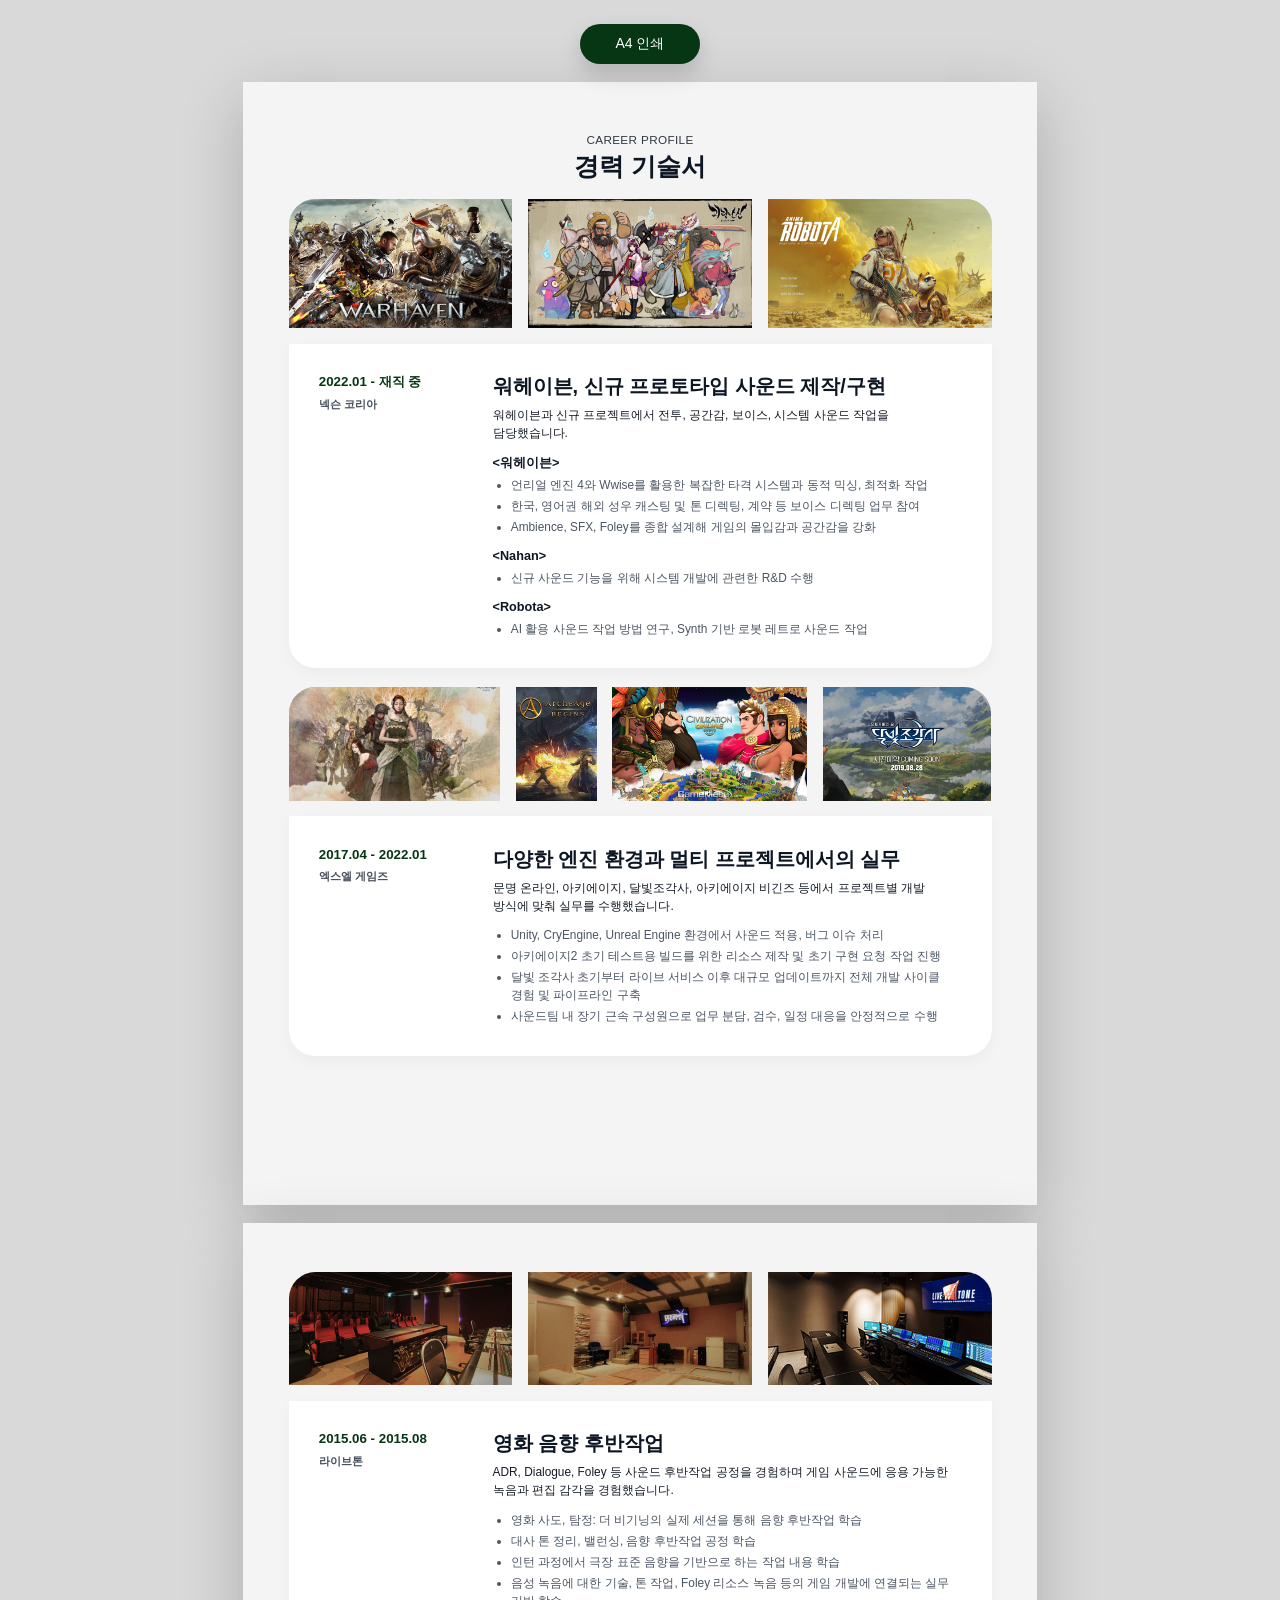
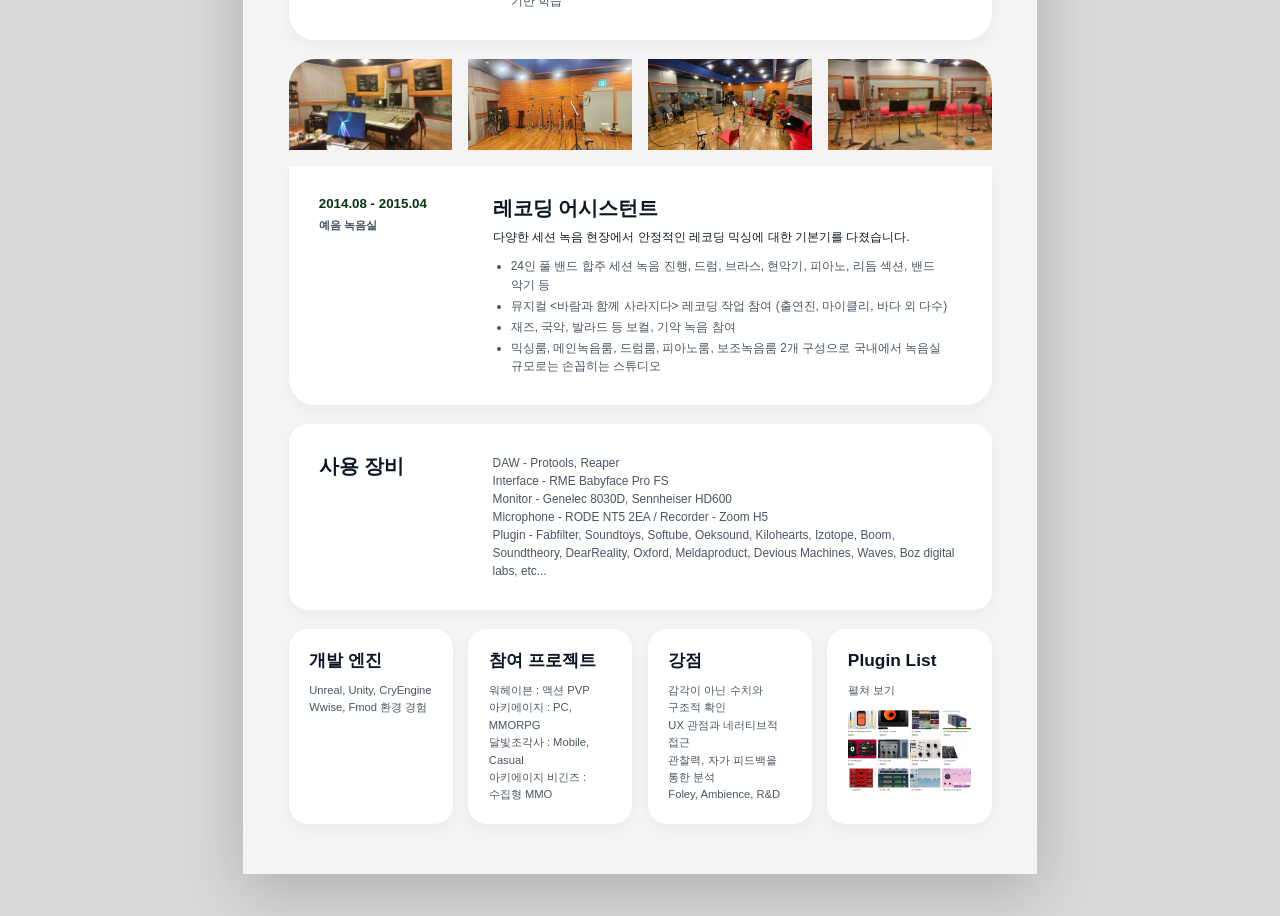
<file: career_profile_print.html>
<!DOCTYPE html>
<html lang="ko">
<head>
  <meta charset="UTF-8">
  <meta name="viewport" content="width=device-width, initial-scale=1.0">
  <title>Jeon Hoon Career Profile Print</title>
  <style>
    :root {
      --paper: #f4f4f4;
      --card: #ffffff;
      --ink: #0d1623;
      --body: #4b5563;
      --green: #063613;
      --muted: #6b7280;
      --gap: 4.2mm;
      --radius: 7mm;
    }

    * {
      box-sizing: border-box;
    }

    html,
    body {
      margin: 0;
      background: #d9d9d9;
      color: var(--ink);
      font-family: Inter, "Malgun Gothic", "Apple SD Gothic Neo", Arial, sans-serif;
      line-height: 1.45;
    }

    body {
      padding: 24px;
    }

    .print-actions {
      position: sticky;
      top: 16px;
      z-index: 10;
      display: flex;
      justify-content: center;
      gap: 10px;
      margin-bottom: 18px;
    }

    .print-actions button {
      min-width: 120px;
      height: 40px;
      border: 0;
      border-radius: 999px;
      color: #fff;
      background: var(--green);
      font-size: 14px;
      cursor: pointer;
      box-shadow: 0 10px 22px rgba(0, 0, 0, .16);
    }

    .sheet {
      width: 210mm;
      min-height: 297mm;
      margin: 0 auto 18px;
      padding: 13mm 12mm;
      background: var(--paper);
      box-shadow: 0 18px 60px rgba(0, 0, 0, .2);
    }

    .sheet + .sheet {
      break-before: page;
    }

    .header {
      margin: 0 auto 5mm;
      text-align: center;
    }

    .kicker {
      margin: 0 0 1mm;
      color: #303741;
      font-size: 8.8pt;
      letter-spacing: .03em;
      text-transform: uppercase;
    }

    h1 {
      margin: 0;
      color: var(--ink);
      font-size: 19pt;
      line-height: 1.1;
      font-weight: 700;
    }

    .image-row {
      display: grid;
      gap: var(--gap);
      margin-bottom: var(--gap);
    }

    .image-row.cols-3 {
      grid-template-columns: repeat(3, minmax(0, 1fr));
    }

    .image-row.cols-4 {
      grid-template-columns: 1.25fr .48fr 1.15fr 1fr;
    }

    .image-row.yeeum {
      grid-template-columns: repeat(4, minmax(0, 1fr));
    }

    .image-row img {
      display: block;
      width: 100%;
      height: 30mm;
      object-fit: cover;
      background: #c7cbd1;
    }

    .image-row.tall img {
      height: 34mm;
    }

    .image-row.yeeum img {
      height: 24mm;
    }

    .image-row img:first-child {
      border-top-left-radius: var(--radius);
    }

    .image-row img:last-child {
      border-top-right-radius: var(--radius);
    }

    .resume-card,
    .info-card {
      display: grid;
      grid-template-columns: 35mm minmax(0, 1fr);
      gap: 11mm;
      margin-bottom: 5mm;
      padding: 8mm 8mm;
      background: var(--card);
      box-shadow: 0 5px 14px rgba(0, 0, 0, .04);
    }

    .resume-card {
      border-radius: 0 0 var(--radius) var(--radius);
    }

    .info-card {
      border-radius: 5mm;
    }

    .meta strong {
      display: block;
      margin-bottom: 1.3mm;
      color: var(--green);
      font-size: 10pt;
      line-height: 1.25;
      font-weight: 700;
    }

    .meta span {
      display: block;
      color: #48515f;
      font-size: 8.5pt;
      font-weight: 600;
    }

    h2 {
      margin: 0 0 2.2mm;
      color: var(--ink);
      font-size: 15pt;
      line-height: 1.2;
      font-weight: 700;
    }

    h3 {
      margin: 3.6mm 0 1mm;
      color: var(--ink);
      font-size: 9.5pt;
      line-height: 1.25;
      font-weight: 700;
    }

    p,
    ul {
      margin: 0;
      color: var(--body);
      font-size: 8.9pt;
      line-height: 1.52;
      word-break: keep-all;
    }

    ul {
      padding-left: 4.8mm;
    }

    li + li {
      margin-top: .8mm;
    }

    .lead {
      color: #141b25;
      margin-bottom: 3mm;
    }

    .bottom-grid {
      display: grid;
      grid-template-columns: repeat(4, minmax(0, 1fr));
      gap: 4mm;
    }

    .mini-card {
      min-height: 30mm;
      padding: 5.5mm;
      background: var(--card);
      border-radius: 5mm;
      box-shadow: 0 5px 14px rgba(0, 0, 0, .04);
    }

    .mini-card h2 {
      margin-bottom: 3mm;
      font-size: 13pt;
    }

    .mini-card p {
      font-size: 8.4pt;
      line-height: 1.55;
    }

    .plugin-thumb {
      width: 100%;
      height: 22mm;
      margin-top: 2.5mm;
      object-fit: cover;
      border-radius: 2.5mm;
    }

    @page {
      size: A4;
      margin: 0;
    }

    @media print {
      html,
      body {
        width: 210mm;
        margin: 0;
        padding: 0;
        background: #fff;
        print-color-adjust: exact;
        -webkit-print-color-adjust: exact;
      }

      .print-actions {
        display: none;
      }

      .sheet {
        width: 210mm;
        height: 297mm;
        min-height: 297mm;
        margin: 0;
        box-shadow: none;
        page-break-after: always;
        overflow: hidden;
      }

      .sheet:last-child {
        page-break-after: auto;
      }
    }
  </style>
</head>
<body>
  <div class="print-actions" aria-hidden="true">
    <button type="button" onclick="window.print()">A4 인쇄</button>
  </div>

  <main>
    <section class="sheet">
      <header class="header">
        <p class="kicker">Career Profile</p>
        <h1>경력 기술서</h1>
      </header>

      <div class="image-row cols-3 tall">
        <img src="assets/Career_Profile/워헤이븐.png" alt="Warhaven">
        <img src="assets/Career_Profile/괴력난신.png" alt="Nahan">
        <img src="assets/Career_Profile/로보타.png" alt="Robota">
      </div>

      <article class="resume-card">
        <div class="meta">
          <strong>2022.01 - 재직 중</strong>
          <span>넥슨 코리아</span>
        </div>
        <div>
          <h2>워헤이븐, 신규 프로토타입 사운드 제작/구현</h2>
          <p class="lead">워헤이븐과 신규 프로젝트에서 전투, 공간감, 보이스, 시스템 사운드 작업을 담당했습니다.</p>
          <h3>&lt;워헤이븐&gt;</h3>
          <ul>
            <li>언리얼 엔진 4와 Wwise를 활용한 복잡한 타격 시스템과 동적 믹싱, 최적화 작업</li>
            <li>한국, 영어권 해외 성우 캐스팅 및 톤 디렉팅, 계약 등 보이스 디렉팅 업무 참여</li>
            <li>Ambience, SFX, Foley를 종합 설계해 게임의 몰입감과 공간감을 강화</li>
          </ul>
          <h3>&lt;Nahan&gt;</h3>
          <ul>
            <li>신규 사운드 기능을 위해 시스템 개발에 관련한 R&amp;D 수행</li>
          </ul>
          <h3>&lt;Robota&gt;</h3>
          <ul>
            <li>AI 활용 사운드 작업 방법 연구, Synth 기반 로봇 레트로 사운드 작업</li>
          </ul>
        </div>
      </article>

      <div class="image-row cols-4">
        <img src="assets/Career_Profile/아키에이지.png" alt="ArcheAge">
        <img src="assets/Career_Profile/아키에이지비긴즈.png.png" alt="ArcheAge Begins">
        <img src="assets/Career_Profile/문명온라인.png" alt="Civilization Online">
        <img src="assets/Career_Profile/달빛조각사.png" alt="Moonlight Sculptor">
      </div>

      <article class="resume-card">
        <div class="meta">
          <strong>2017.04 - 2022.01</strong>
          <span>엑스엘 게임즈</span>
        </div>
        <div>
          <h2>다양한 엔진 환경과 멀티 프로젝트에서의 실무</h2>
          <p class="lead">문명 온라인, 아키에이지, 달빛조각사, 아키에이지 비긴즈 등에서 프로젝트별 개발 방식에 맞춰 실무를 수행했습니다.</p>
          <ul>
            <li>Unity, CryEngine, Unreal Engine 환경에서 사운드 적용, 버그 이슈 처리</li>
            <li>아키에이지2 초기 테스트용 빌드를 위한 리소스 제작 및 초기 구현 요청 작업 진행</li>
            <li>달빛 조각사 초기부터 라이브 서비스 이후 대규모 업데이트까지 전체 개발 사이클 경험 및 파이프라인 구축</li>
            <li>사운드팀 내 장기 근속 구성원으로 업무 분담, 검수, 일정 대응을 안정적으로 수행</li>
          </ul>
        </div>
      </article>
    </section>

    <section class="sheet">
      <div class="image-row cols-3">
        <img src="assets/Career_Profile/라이브톤1.png" alt="Livetone studio">
        <img src="assets/Career_Profile/라이브톤2.png" alt="Livetone recording room">
        <img src="assets/Career_Profile/라이브톤3.png" alt="Livetone mixing room">
      </div>

      <article class="resume-card">
        <div class="meta">
          <strong>2015.06 - 2015.08</strong>
          <span>라이브톤</span>
        </div>
        <div>
          <h2>영화 음향 후반작업</h2>
          <p class="lead">ADR, Dialogue, Foley 등 사운드 후반작업 공정을 경험하며 게임 사운드에 응용 가능한 녹음과 편집 감각을 경험했습니다.</p>
          <ul>
            <li>영화 사도, 탐정: 더 비기닝의 실제 세션을 통해 음향 후반작업 학습</li>
            <li>대사 톤 정리, 밸런싱, 음향 후반작업 공정 학습</li>
            <li>인턴 과정에서 극장 표준 음향을 기반으로 하는 작업 내용 학습</li>
            <li>음성 녹음에 대한 기술, 톤 작업, Foley 리소스 녹음 등의 게임 개발에 연결되는 실무 기반 학습</li>
          </ul>
        </div>
      </article>

      <div class="image-row cols-4 yeeum">
        <img src="assets/Career_Profile/예음1.png" alt="Yeeum studio control room">
        <img src="assets/Career_Profile/예음2.png" alt="Yeeum recording room">
        <img src="assets/Career_Profile/예음3.png" alt="Yeeum ensemble room">
        <img src="assets/Career_Profile/예음4.png" alt="Yeeum session room">
      </div>

      <article class="resume-card">
        <div class="meta">
          <strong>2014.08 - 2015.04</strong>
          <span>예음 녹음실</span>
        </div>
        <div>
          <h2>레코딩 어시스턴트</h2>
          <p class="lead">다양한 세션 녹음 현장에서 안정적인 레코딩 믹싱에 대한 기본기를 다졌습니다.</p>
          <ul>
            <li>24인 풀 밴드 합주 세션 녹음 진행, 드럼, 브라스, 현악기, 피아노, 리듬 섹션, 밴드 악기 등</li>
            <li>뮤지컬 &lt;바람과 함께 사라지다&gt; 레코딩 작업 참여 (출연진, 마이클리, 바다 외 다수)</li>
            <li>재즈, 국악, 발라드 등 보컬, 기악 녹음 참여</li>
            <li>믹싱룸, 메인녹음룸, 드럼룸, 피아노룸, 보조녹음룸 2개 구성으로 국내에서 녹음실 규모로는 손꼽히는 스튜디오</li>
          </ul>
        </div>
      </article>

      <article class="info-card">
        <div>
          <h2>사용 장비</h2>
        </div>
        <div>
          <p>DAW - Protools, Reaper<br>
          Interface - RME Babyface Pro FS<br>
          Monitor - Genelec 8030D, Sennheiser HD600<br>
          Microphone - RODE NT5 2EA / Recorder - Zoom H5<br>
          Plugin - Fabfilter, Soundtoys, Softube, Oeksound, Kilohearts, Izotope, Boom, Soundtheory, DearReality, Oxford, Meldaproduct, Devious Machines, Waves, Boz digital labs, etc...</p>
        </div>
      </article>

      <div class="bottom-grid">
        <article class="mini-card">
          <h2>개발 엔진</h2>
          <p>Unreal, Unity, CryEngine<br>Wwise, Fmod 환경 경험</p>
        </article>
        <article class="mini-card">
          <h2>참여 프로젝트</h2>
          <p>워헤이븐 : 액션 PVP<br>아키에이지 : PC, MMORPG<br>달빛조각사 : Mobile, Casual<br>아키에이지 비긴즈 : 수집형 MMO</p>
        </article>
        <article class="mini-card">
          <h2>강점</h2>
          <p>감각이 아닌 수치와 구조적 확인<br>UX 관점과 네러티브적 접근<br>관찰력, 자가 피드백을 통한 분석<br>Foley, Ambience, R&amp;D</p>
        </article>
        <article class="mini-card">
          <h2>Plugin List</h2>
          <p>펼쳐 보기</p>
          <img class="plugin-thumb" src="assets/Career_Profile/image 31.png" alt="Plugin List">
        </article>
      </div>
    </section>
  </main>
</body>
</html>
</file>
